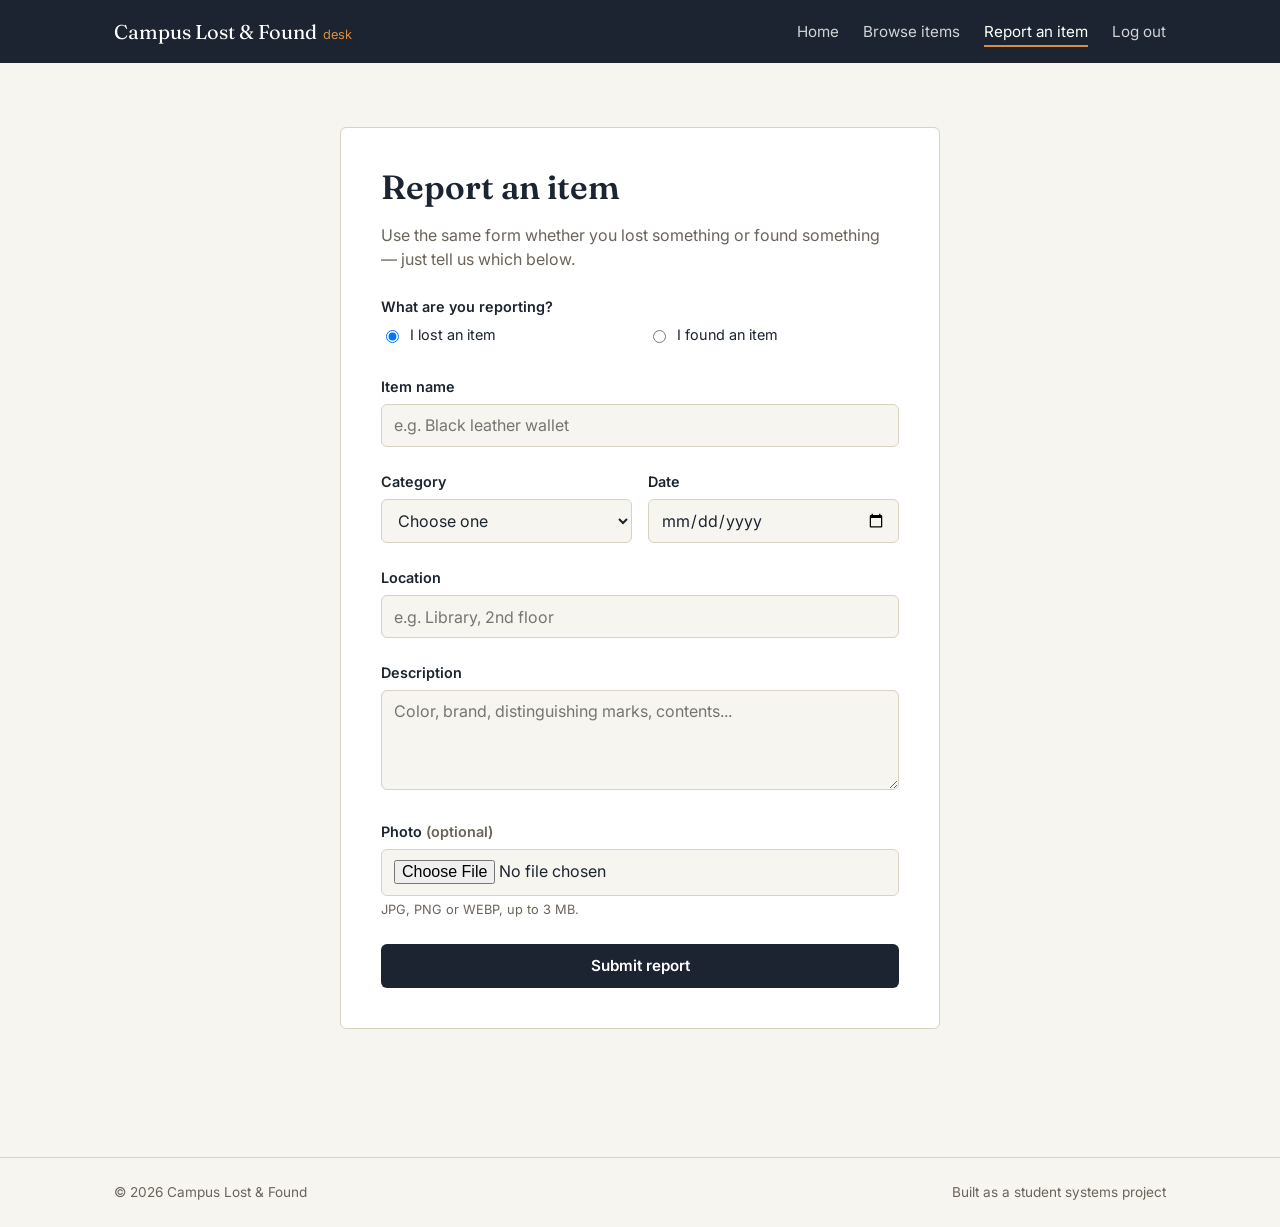
<file: report-item.html>
<!DOCTYPE html>
<html lang="en">
<head>
  <meta charset="UTF-8" />
  <meta name="viewport" content="width=device-width, initial-scale=1.0" />
  <title>Report an item — Campus Lost &amp; Found</title>
  <link rel="preconnect" href="https://fonts.googleapis.com" />
  <link rel="preconnect" href="https://fonts.gstatic.com" crossorigin />
  <link
    href="https://fonts.googleapis.com/css2?family=Fraunces:wght@500;600&family=Inter:wght@400;500;600;700&display=swap"
    rel="stylesheet"
  />
  <link rel="stylesheet" href="css/style.css" />
</head>
<body>

  <header class="site-nav">
    <div class="container">
      <a class="brand" href="index.html">Campus Lost &amp; Found <span>desk</span></a>
      <button class="nav-toggle" aria-label="Toggle navigation menu" aria-expanded="false">&#9776;</button>
      <ul class="nav-links">
        <li><a href="index.html">Home</a></li>
        <li><a href="dashboard.html">Browse items</a></li>
        <li><a href="report-item.html" aria-current="page">Report an item</a></li>
        <li><a href="login.html">Log out</a></li>
      </ul>
    </div>
  </header>

  <section class="section">
    <div class="container">

      <div class="form-card" style="max-width:600px;">
        <h2>Report an item</h2>
        <p class="text-muted" style="margin-bottom:1.5rem;">
          Use the same form whether you lost something or found something —
          just tell us which below.
        </p>

        <form id="report-form" action="report-item.php" method="post" enctype="multipart/form-data" novalidate>

          <!-- Lost vs Found: a plain radio pair, not a styled toggle, so it
               stays obviously accessible and easy to read in the HTML -->
          <div class="form-field">
            <label>What are you reporting?</label>
            <div class="form-row form-row-2">
              <label style="font-weight:400; display:flex; align-items:center; gap:0.5rem;">
                <input type="radio" name="report_type" value="lost" checked style="width:auto;" />
                I lost an item
              </label>
              <label style="font-weight:400; display:flex; align-items:center; gap:0.5rem;">
                <input type="radio" name="report_type" value="found" style="width:auto;" />
                I found an item
              </label>
            </div>
          </div>

          <div class="form-field" id="field-item-name">
            <label for="item_name">Item name</label>
            <input type="text" id="item_name" name="item_name" placeholder="e.g. Black leather wallet" required />
            <p class="error-message" role="alert"></p>
          </div>

          <div class="form-row form-row-2">
            <div class="form-field" id="field-category">
              <label for="category">Category</label>
              <select id="category" name="category" required>
                <option value="">Choose one</option>
                <option value="electronics">Electronics</option>
                <option value="accessories">Accessories</option>
                <option value="documents">Documents / ID cards</option>
                <option value="bags">Bags</option>
                <option value="other">Other</option>
              </select>
              <p class="error-message" role="alert"></p>
            </div>

            <div class="form-field" id="field-date">
              <label for="item_date">Date</label>
              <input type="date" id="item_date" name="item_date" required />
              <p class="error-message" role="alert"></p>
            </div>
          </div>

          <div class="form-field" id="field-location">
            <label for="location">Location</label>
            <input type="text" id="location" name="location" placeholder="e.g. Library, 2nd floor" required />
            <p class="error-message" role="alert"></p>
          </div>

          <div class="form-field" id="field-description">
            <label for="description">Description</label>
            <textarea id="description" name="description" placeholder="Color, brand, distinguishing marks, contents..." required></textarea>
            <p class="error-message" role="alert"></p>
          </div>

          <div class="form-field" id="field-image">
            <label for="item_image">Photo <span class="text-muted">(optional)</span></label>
            <input type="file" id="item_image" name="item_image" accept="image/jpeg,image/png,image/webp" />
            <p class="hint">JPG, PNG or WEBP, up to 3 MB.</p>
            <p class="error-message" role="alert"></p>
          </div>

          <button type="submit" class="btn btn-primary btn-block">Submit report</button>
        </form>
      </div>

    </div>
  </section>

  <footer class="site-footer">
    <div class="container">
      <span>&copy; 2026 Campus Lost &amp; Found</span>
      <span>Built as a student systems project</span>
    </div>
  </footer>

  <script src="js/main.js"></script>
  <script src="js/validation.js"></script>
</body>
</html>
</file>
<file: css/style.css>
/* =========================================================================
   CAMPUS LOST & FOUND — SHARED STYLESHEET
   =========================================================================
   This one file styles every page in the site. It is organised into clear
   sections so you can find (and explain) any rule quickly:

   1. Design tokens (colors, fonts, spacing) — change these to re-theme
      the whole site from one place.
   2. Reset / base element styles
   3. Layout helpers (container, grid)
   4. Navigation bar
   5. Buttons
   6. Forms
   7. Cards / item "claim tags"
   8. Tables
   9. Alerts / status badges
   10. Footer
   11. Responsive breakpoints
   ========================================================================= */


/* -------------------------------------------------------------------------
   1. DESIGN TOKENS
   CSS custom properties (variables). Every color, font and spacing value
   used anywhere in the site is defined once here.
   ---------------------------------------------------------------------- */
:root {
  /* Colors */
  --color-ink: #1b2430;        /* primary text, nav background */
  --color-paper: #f7f5ef;      /* page background */
  --color-paper-dim: #efeae0;  /* slightly darker panels */
  --color-line: #d9d2c3;       /* borders / dividers */
  --color-muted: #6b6459;      /* secondary text */
  --color-rust: #b8542f;       /* "lost" items, warnings */
  --color-rust-dark: #8f3f22;
  --color-teal: #2f6f63;       /* "found" items, success, verified */
  --color-teal-dark: #23554b;
  --color-amber: #d98e3f;      /* claims / pending state */
  --color-white: #ffffff;

  /* Typography */
  --font-display: "Fraunces", Georgia, "Times New Roman", serif;
  --font-body: "Inter", -apple-system, BlinkMacSystemFont, "Segoe UI",
    sans-serif;

  /* Spacing scale — use these instead of arbitrary px values */
  --space-1: 0.5rem;
  --space-2: 1rem;
  --space-3: 1.5rem;
  --space-4: 2.5rem;
  --space-5: 4rem;

  /* Shape */
  --radius: 6px;
  --border: 1px solid var(--color-line);
}

/* -------------------------------------------------------------------------
   2. RESET / BASE STYLES
   ---------------------------------------------------------------------- */
* {
  box-sizing: border-box;
}

html {
  /* Respect users who have asked for reduced motion */
  scroll-behavior: smooth;
}

@media (prefers-reduced-motion: reduce) {
  html {
    scroll-behavior: auto;
  }
  * {
    animation-duration: 0.01ms !important;
    transition-duration: 0.01ms !important;
  }
}

body {
  margin: 0;
  font-family: var(--font-body);
  font-size: 16px;
  line-height: 1.55;
  color: var(--color-ink);
  background: var(--color-paper);
}

h1, h2, h3, h4 {
  font-family: var(--font-display);
  font-weight: 600;
  line-height: 1.15;
  margin: 0 0 var(--space-2);
  color: var(--color-ink);
}

h1 { font-size: clamp(2rem, 4vw, 3rem); }
h2 { font-size: clamp(1.5rem, 3vw, 2.1rem); }
h3 { font-size: 1.25rem; }

p {
  margin: 0 0 var(--space-2);
  max-width: 65ch; /* keeps body text readable */
}

a {
  color: var(--color-teal-dark);
}

/* Visible keyboard focus everywhere — do not remove */
a:focus-visible,
button:focus-visible,
input:focus-visible,
select:focus-visible,
textarea:focus-visible {
  outline: 3px solid var(--color-amber);
  outline-offset: 2px;
}

img { max-width: 100%; display: block; }

/* -------------------------------------------------------------------------
   3. LAYOUT HELPERS
   ---------------------------------------------------------------------- */
.container {
  width: 100%;
  max-width: 1100px;
  margin: 0 auto;
  padding: 0 var(--space-3);
}

.section {
  padding: var(--space-5) 0;
}

.grid {
  display: grid;
  gap: var(--space-3);
}

@media (min-width: 720px) {
  .grid-2 { grid-template-columns: 1fr 1fr; }
  .grid-3 { grid-template-columns: repeat(3, 1fr); }
}

/* -------------------------------------------------------------------------
   4. NAVIGATION BAR
   ---------------------------------------------------------------------- */
.site-nav {
  background: var(--color-ink);
  color: var(--color-white);
  position: sticky;
  top: 0;
  z-index: 50;
}

.site-nav .container {
  display: flex;
  align-items: center;
  justify-content: space-between;
  padding-top: var(--space-2);
  padding-bottom: var(--space-2);
}

.brand {
  font-family: var(--font-display);
  font-size: 1.25rem;
  color: var(--color-white);
  text-decoration: none;
  display: flex;
  align-items: baseline;
  gap: 0.4rem;
}

.brand span {
  color: var(--color-amber);
  font-size: 0.8rem;
  font-family: var(--font-body);
}

.nav-links {
  display: flex;
  gap: var(--space-3);
  list-style: none;
  margin: 0;
  padding: 0;
}

.nav-links a {
  color: rgba(255, 255, 255, 0.8);
  text-decoration: none;
  font-size: 0.95rem;
  padding: 0.25rem 0;
  border-bottom: 2px solid transparent;
  transition: border-color 0.15s ease, color 0.15s ease;
}

.nav-links a:hover,
.nav-links a[aria-current="page"] {
  color: var(--color-white);
  border-bottom-color: var(--color-amber);
}

.nav-toggle {
  display: none;
  background: none;
  border: none;
  color: var(--color-white);
  font-size: 1.5rem;
  cursor: pointer;
}

/* Mobile nav — collapsed by default, JS toggles .is-open */
@media (max-width: 719px) {
  .nav-toggle { display: block; }

  .nav-links {
    display: none;
    position: absolute;
    top: 100%;
    left: 0;
    right: 0;
    flex-direction: column;
    background: var(--color-ink);
    padding: var(--space-2) var(--space-3) var(--space-3);
    gap: var(--space-2);
  }

  .nav-links.is-open { display: flex; }
}

/* -------------------------------------------------------------------------
   5. BUTTONS
   ---------------------------------------------------------------------- */
.btn {
  display: inline-block;
  font-family: var(--font-body);
  font-size: 0.95rem;
  font-weight: 600;
  padding: 0.7rem 1.4rem;
  border-radius: var(--radius);
  border: 1px solid transparent;
  cursor: pointer;
  text-decoration: none;
  text-align: center;
  transition: transform 0.1s ease, background 0.15s ease;
}

.btn:active { transform: translateY(1px); }

.btn-primary {
  background: var(--color-ink);
  color: var(--color-white);
}
.btn-primary:hover { background: #2a3748; }

.btn-accent {
  background: var(--color-amber);
  color: var(--color-ink);
}
.btn-accent:hover { background: #c67d31; }

.btn-outline {
  background: transparent;
  border-color: var(--color-ink);
  color: var(--color-ink);
}
.btn-outline:hover { background: var(--color-ink); color: var(--color-white); }

.btn-block { display: block; width: 100%; }

/* -------------------------------------------------------------------------
   6. FORMS
   ---------------------------------------------------------------------- */
.form-card {
  background: var(--color-white);
  border: var(--border);
  border-radius: var(--radius);
  padding: var(--space-4);
  max-width: 460px;
  margin: 0 auto;
}

.form-field {
  margin-bottom: var(--space-3);
}

.form-field label {
  display: block;
  font-weight: 600;
  font-size: 0.9rem;
  margin-bottom: 0.35rem;
}

.form-field .hint {
  font-size: 0.8rem;
  color: var(--color-muted);
  margin-top: 0.3rem;
}

.form-field input,
.form-field select,
.form-field textarea {
  width: 100%;
  font-family: var(--font-body);
  font-size: 1rem;
  padding: 0.65rem 0.75rem;
  border: 1px solid var(--color-line);
  border-radius: var(--radius);
  background: var(--color-paper);
  color: var(--color-ink);
}

.form-field textarea { min-height: 100px; resize: vertical; }

.form-field input:focus,
.form-field select:focus,
.form-field textarea:focus {
  border-color: var(--color-ink);
}

/* Error state — JavaScript adds/removes .has-error */
.form-field.has-error input,
.form-field.has-error select,
.form-field.has-error textarea {
  border-color: var(--color-rust);
}

.form-field .error-message {
  display: none;
  color: var(--color-rust-dark);
  font-size: 0.82rem;
  margin-top: 0.35rem;
}

.form-field.has-error .error-message {
  display: block;
}

.form-row {
  display: grid;
  gap: var(--space-2);
}

@media (min-width: 480px) {
  .form-row-2 { grid-template-columns: 1fr 1fr; }
}

/* -------------------------------------------------------------------------
   7. CARDS / ITEM "CLAIM TAGS"
   The one distinctive visual device in this design: item listings look
   like a physical claim tag, with a notch cut out of the top-left corner
   (made with clip-path) rather than a generic rounded card.
   ---------------------------------------------------------------------- */
.tag-card {
  background: var(--color-white);
  border: var(--border);
  border-radius: 0 var(--radius) var(--radius) var(--radius);
  padding: var(--space-3);
  position: relative;
  clip-path: polygon(
    18px 0, 100% 0, 100% 100%, 0 100%, 0 18px
  );
}

.tag-card::before {
  /* small hole punch, like a real luggage tag */
  content: "";
  position: absolute;
  top: 8px;
  left: 8px;
  width: 8px;
  height: 8px;
  background: var(--color-paper);
  border-radius: 50%;
  border: 1px solid var(--color-line);
}

.tag-card .status {
  display: inline-block;
  font-size: 0.75rem;
  font-weight: 700;
  padding: 0.15rem 0.55rem;
  border-radius: 999px;
  margin-bottom: 0.6rem;
}

.status-lost { background: #f4e1d8; color: var(--color-rust-dark); }
.status-found { background: #dcece7; color: var(--color-teal-dark); }
.status-claimed { background: #f2e5cf; color: #8a5c1e; }

.tag-card h3 { margin-bottom: 0.25rem; }

.tag-card .meta {
  font-size: 0.85rem;
  color: var(--color-muted);
  margin-bottom: var(--space-2);
}

/* -------------------------------------------------------------------------
   8. TABLES
   Used on the dashboard to list "My Reports" and on the admin screen.
   ---------------------------------------------------------------------- */
.table-wrap {
  overflow-x: auto; /* allow horizontal scroll on small screens instead
                        of breaking the layout */
  border: var(--border);
  border-radius: var(--radius);
}

table {
  width: 100%;
  border-collapse: collapse;
  background: var(--color-white);
  font-size: 0.92rem;
}

thead th {
  text-align: left;
  font-family: var(--font-body);
  font-weight: 600;
  padding: 0.75rem 1rem;
  background: var(--color-paper-dim);
  border-bottom: var(--border);
  white-space: nowrap;
}

tbody td {
  padding: 0.75rem 1rem;
  border-bottom: 1px solid var(--color-line);
  vertical-align: middle;
}

tbody tr:last-child td { border-bottom: none; }
tbody tr:hover { background: #fbfaf7; }

.table-actions a,
.table-actions button {
  font-size: 0.85rem;
  margin-right: 0.6rem;
  background: none;
  border: none;
  color: var(--color-teal-dark);
  cursor: pointer;
  padding: 0;
  text-decoration: underline;
}

.table-actions .danger { color: var(--color-rust-dark); }

/* -------------------------------------------------------------------------
   9. ALERTS / BADGES
   ---------------------------------------------------------------------- */
.alert {
  padding: var(--space-2);
  border-radius: var(--radius);
  border: 1px solid;
  font-size: 0.92rem;
  margin-bottom: var(--space-3);
}

.alert-error {
  background: #fbe9e3;
  border-color: var(--color-rust);
  color: var(--color-rust-dark);
}

.alert-success {
  background: #e3efeb;
  border-color: var(--color-teal);
  color: var(--color-teal-dark);
}

/* -------------------------------------------------------------------------
   10. FOOTER
   ---------------------------------------------------------------------- */
.site-footer {
  border-top: var(--border);
  padding: var(--space-3) 0;
  margin-top: var(--space-5);
  color: var(--color-muted);
  font-size: 0.85rem;
}

.site-footer .container {
  display: flex;
  justify-content: space-between;
  flex-wrap: wrap;
  gap: var(--space-1);
}

/* -------------------------------------------------------------------------
   11. STATS ROW (used on the home page hero)
   ---------------------------------------------------------------------- */
.stats-row {
  display: flex;
  gap: var(--space-4);
  flex-wrap: wrap;
  margin-top: var(--space-3);
}

.stat .num {
  font-family: var(--font-display);
  font-size: 2rem;
  color: var(--color-ink);
  display: block;
}

.stat .label {
  color: var(--color-muted);
  font-size: 0.85rem;
}

/* -------------------------------------------------------------------------
   Utility classes
   ---------------------------------------------------------------------- */
.flex-between {
  display: flex;
  align-items: center;
  justify-content: space-between;
  gap: var(--space-2);
  flex-wrap: wrap;
}

.text-muted { color: var(--color-muted); }
.mt-4 { margin-top: var(--space-4); }
.mb-0 { margin-bottom: 0; }
</file>
